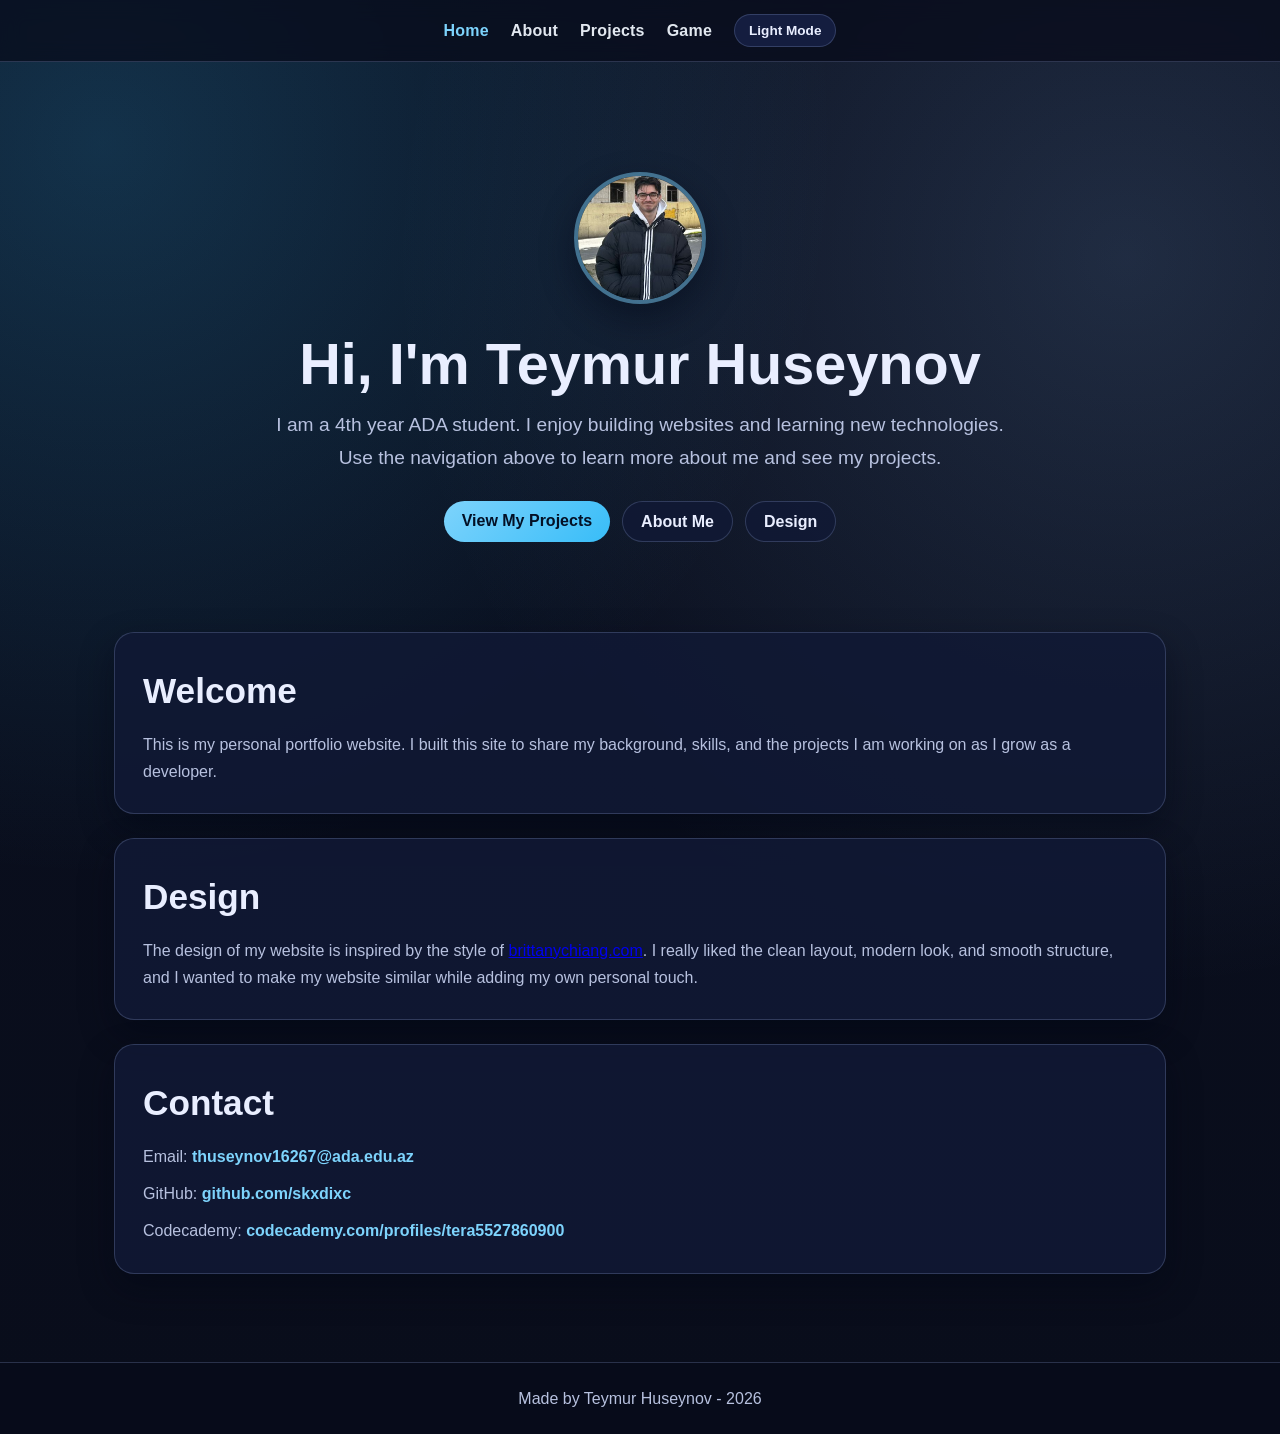
<file: index.html>
<!DOCTYPE html>
<html lang="en">
<head>
  <meta charset="UTF-8" />
  <meta name="viewport" content="width=device-width, initial-scale=1.0" />
  <title>Teymur Huseynov | Home</title>
  <link rel="stylesheet" href="style.css" />
</head>
<body>
  <nav class="site-nav">
    <a class="active" href="index.html">Home</a>
    <a href="about.html">About</a>
    <a href="projects.html">Projects</a>
    <a href="snake.html">Game</a>
    <button id="themeToggle" class="theme-toggle" type="button">Light Mode</button>
  </nav>

  <header class="hero">
    <img src="pictures/myphoto.png" alt="My Photo" />
    <h1>Hi, I'm Teymur Huseynov</h1>
    <p>
      I am a 4th year ADA student. I enjoy building websites and learning new technologies.
      Use the navigation above to learn more about me and see my projects.
    </p>
    <div class="btn-row">
      <a class="btn btn-primary" href="projects.html">View My Projects</a>
      <a class="btn btn-secondary" href="about.html">About Me</a>
      <button class="btn btn-secondary" id="inspirationBtn" type="button">Design</button>
    </div>
  </header>

  <main class="container">
    <section class="panel">
      <h2>Welcome</h2>
      <p>
        This is my personal portfolio website. I built this site to share my background,
        skills, and the projects I am working on as I grow as a developer.
      </p>
    </section>

    <section class="panel">
      <h2>Design</h2>
      <p id="inspirationSection">
        The design of my website is inspired by the style of
        <a href="https://brittanychiang.com" target="_blank" rel="noopener noreferrer">brittanychiang.com</a>.
        I really liked the clean layout, modern look, and smooth structure, and I wanted to make my website similar while adding my own personal touch.
      </p>
    </section>

    <section class="panel">
      <h2>Contact</h2>
      <div class="contact-list">
        <p>Email: <a href="mailto:thuseynov16267@ada.edu.az">thuseynov16267@ada.edu.az</a></p>
        <p>GitHub: <a href="https://github.com/skxdixc">github.com/skxdixc</a></p>
        <p>Codecademy: <a href="https://www.codecademy.com/profiles/tera5527860900">codecademy.com/profiles/tera5527860900</a></p>
      </div>
    </section>
  </main>

  <footer>
    <p>Made by Teymur Huseynov - 2026</p>
  </footer>

  <script src="script.js"></script>
</body>
</html>
</file>
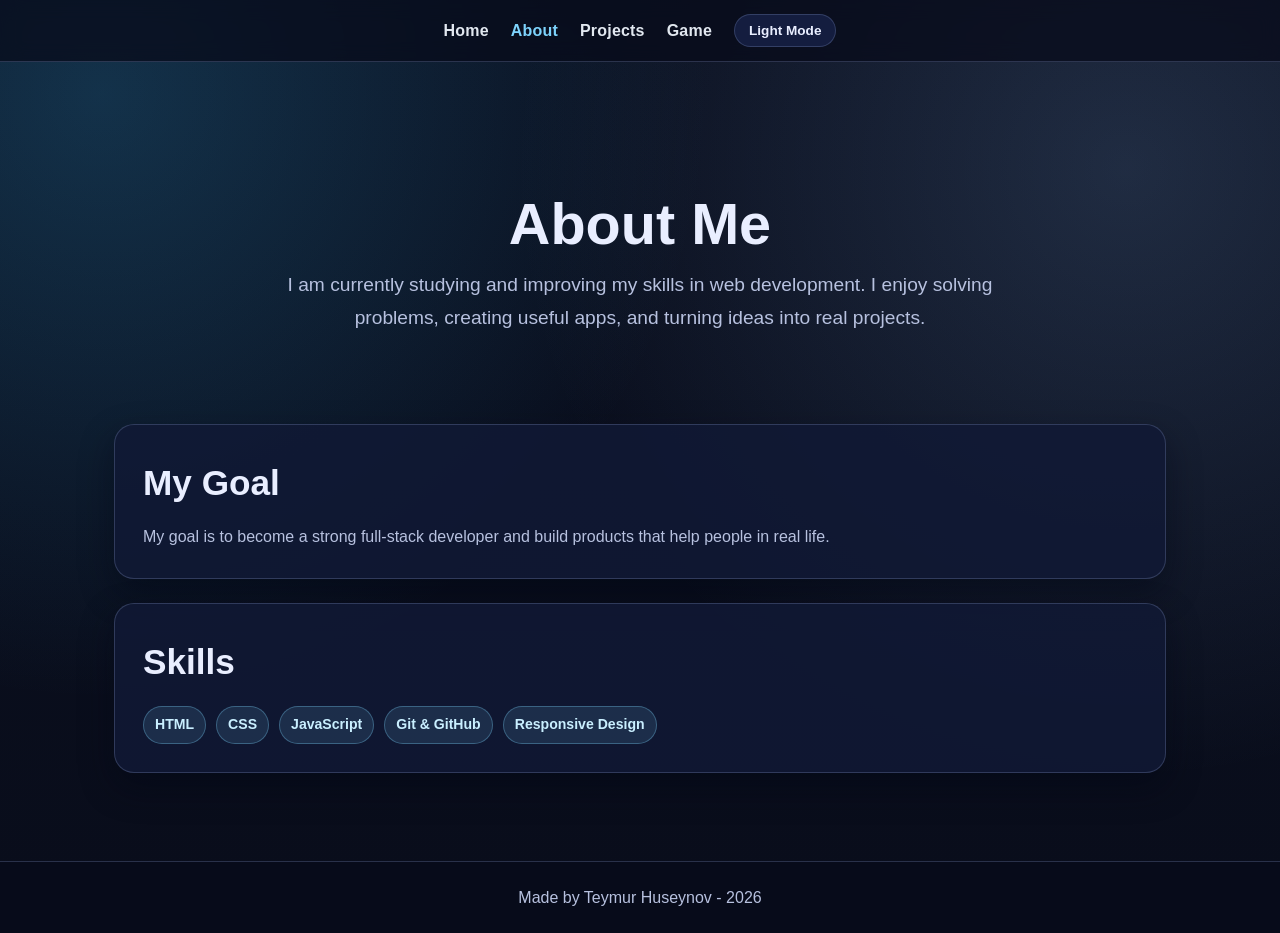
<file: about.html>
<!DOCTYPE html>
<html lang="en">
<head>
  <meta charset="UTF-8" />
  <meta name="viewport" content="width=device-width, initial-scale=1.0" />
  <title>Teymur Huseynov | About</title>
  <link rel="stylesheet" href="style.css" />
</head>
<body>
  <nav class="site-nav">
    <a href="index.html">Home</a>
    <a class="active" href="about.html">About</a>
    <a href="projects.html">Projects</a>
    <a href="snake.html">Game</a>
    <button id="themeToggle" class="theme-toggle" type="button">Light Mode</button>
  </nav>

  <header class="hero">
    <h1>About Me</h1>
    <p>
      I am currently studying and improving my skills in web development. I enjoy solving
      problems, creating useful apps, and turning ideas into real projects.
    </p>
  </header>

  <main class="container">
    <section class="panel">
      <h2>My Goal</h2>
      <p>
        My goal is to become a strong full-stack developer and build products that help
        people in real life.
      </p>
    </section>

    <section class="panel">
      <h2>Skills</h2>
      <div class="skills-list">
        <span>HTML</span>
        <span>CSS</span>
        <span>JavaScript</span>
        <span>Git & GitHub</span>
        <span>Responsive Design</span>
      </div>
    </section>
  </main>

  <footer>
    <p>Made by Teymur Huseynov - 2026</p>
  </footer>

  <script src="script.js"></script>
</body>
</html>
</file>
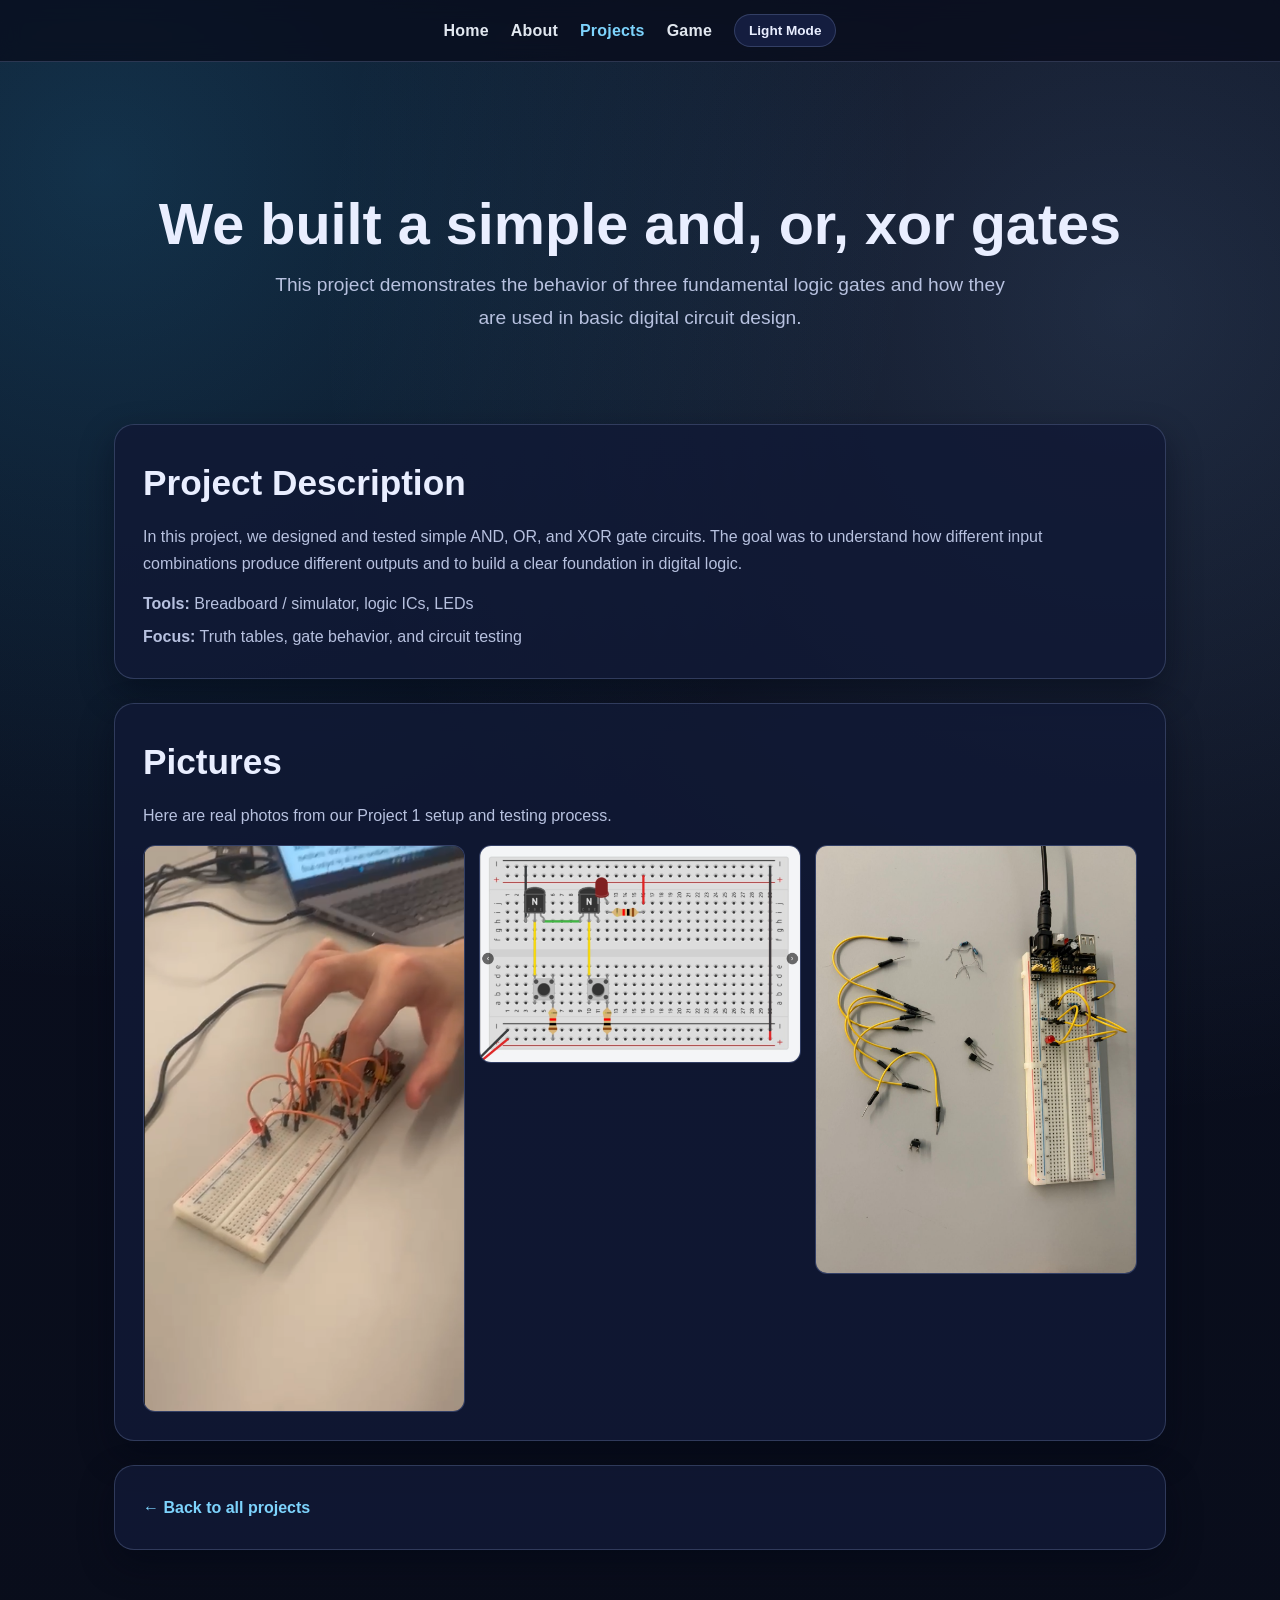
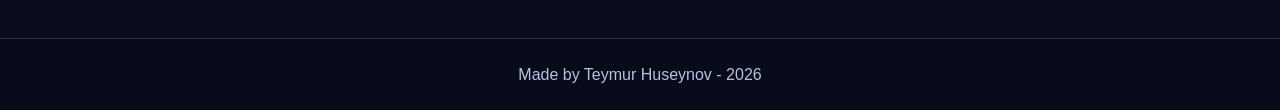
<file: project-gates.html>
<!DOCTYPE html>
<html lang="en">
<head>
  <meta charset="UTF-8" />
  <meta name="viewport" content="width=device-width, initial-scale=1.0" />
  <title>Teymur Huseynov | Logic Gates Project</title>
  <link rel="stylesheet" href="style.css" />
</head>
<body>
  <nav class="site-nav">
    <a href="index.html">Home</a>
    <a href="about.html">About</a>
    <a href="projects.html" class="active">Projects</a>
    <a href="snake.html">Game</a>
    <button id="themeToggle" class="theme-toggle" type="button">Light Mode</button>
  </nav>

  <header class="hero">
    <h1>We built a simple and, or, xor gates</h1>
    <p>
      This project demonstrates the behavior of three fundamental logic gates and how they are
      used in basic digital circuit design.
    </p>
  </header>

  <main class="container">
    <section class="panel">
      <h2>Project Description</h2>
      <p>
        In this project, we designed and tested simple AND, OR, and XOR gate circuits. The goal
        was to understand how different input combinations produce different outputs and to build
        a clear foundation in digital logic.
      </p>
      <div class="project-meta">
        <p><strong>Tools:</strong> Breadboard / simulator, logic ICs, LEDs</p>
        <p><strong>Focus:</strong> Truth tables, gate behavior, and circuit testing</p>
      </div>
    </section>

    <section class="panel">
      <h2>Pictures</h2>
      <p>
        Here are real photos from our Project 1 setup and testing process.
      </p>
      <div class="image-grid">
        <img src="pictures/project1,1.png" alt="Breadboard logic gate hardware setup photo" />
        <img src="pictures/project1,2.png" alt="Digital logic gate circuit diagram on breadboard" />
        <img src="pictures/project1,3.png" alt="Breadboard components and assembled project view" />
      </div>
    </section>

    <section class="panel">
      <a class="back-link" href="projects.html">← Back to all projects</a>
    </section>
  </main>

  <footer>
    <p>Made by Teymur Huseynov - 2026</p>
  </footer>

  <script src="script.js"></script>
</body>
</html>
</file>
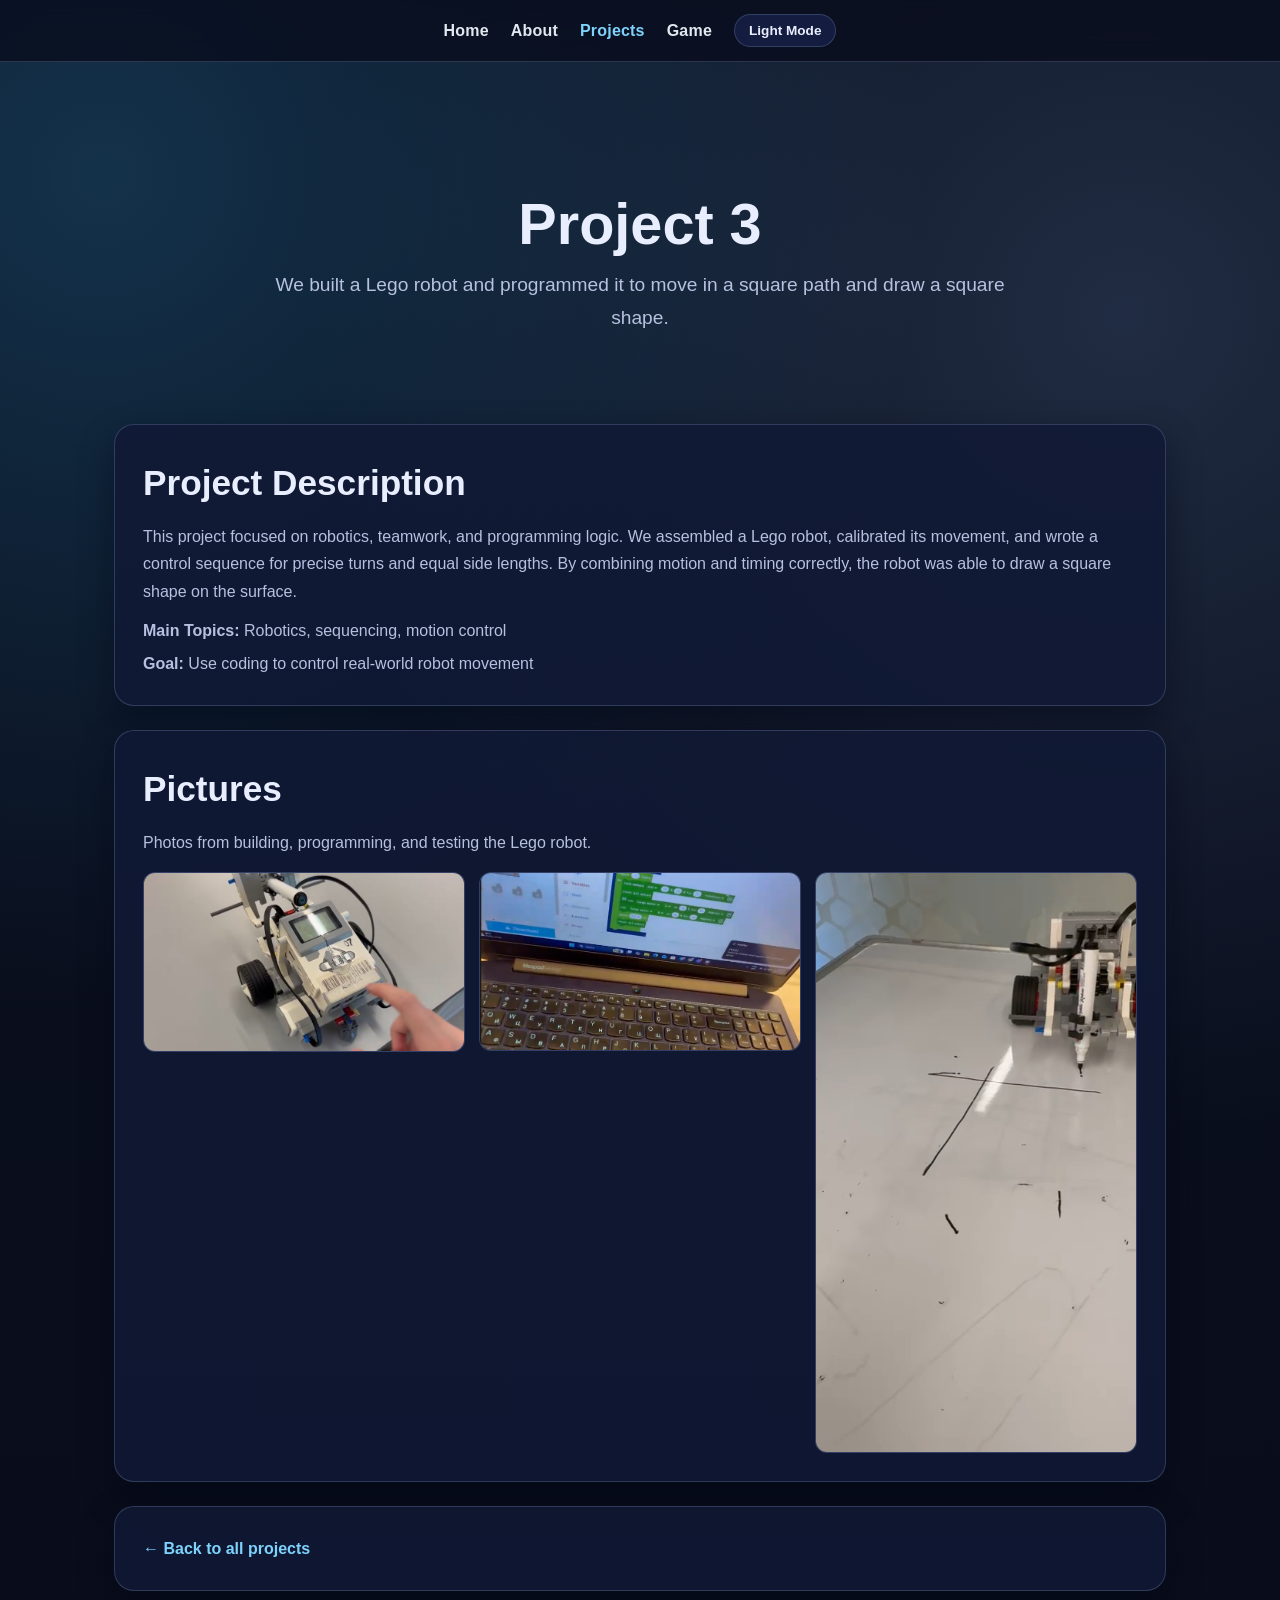
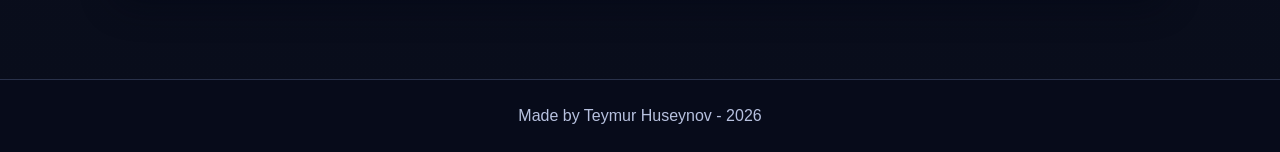
<file: project-lego-robot.html>
<!DOCTYPE html>
<html lang="en">
<head>
  <meta charset="UTF-8" />
  <meta name="viewport" content="width=device-width, initial-scale=1.0" />
  <title>Teymur Huseynov | Project 3</title>
  <link rel="stylesheet" href="style.css" />
</head>
<body>
  <nav class="site-nav">
    <a href="index.html">Home</a>
    <a href="about.html">About</a>
    <a href="projects.html" class="active">Projects</a>
    <a href="snake.html">Game</a>
    <button id="themeToggle" class="theme-toggle" type="button">Light Mode</button>
  </nav>

  <header class="hero">
    <h1>Project 3</h1>
    <p>
      We built a Lego robot and programmed it to move in a square path and draw a square shape.
    </p>
  </header>

  <main class="container">
    <section class="panel">
      <h2>Project Description</h2>
      <p>
        This project focused on robotics, teamwork, and programming logic. We assembled a Lego
        robot, calibrated its movement, and wrote a control sequence for precise turns and equal
        side lengths. By combining motion and timing correctly, the robot was able to draw a
        square shape on the surface.
      </p>
      <div class="project-meta">
        <p><strong>Main Topics:</strong> Robotics, sequencing, motion control</p>
        <p><strong>Goal:</strong> Use coding to control real-world robot movement</p>
      </div>
    </section>

    <section class="panel">
      <h2>Pictures</h2>
      <p>Photos from building, programming, and testing the Lego robot.</p>
      <div class="image-grid">
        <img src="pictures/project3,1.png" alt="Lego robot build with controller and marker attachment" />
        <img src="pictures/project3,2.png" alt="Lego robot drawing lines while moving on board" />
        <img src="pictures/project3,3.png" alt="Programming interface used to control Lego robot movement" />
      </div>
    </section>

    <section class="panel">
      <a class="back-link" href="projects.html">← Back to all projects</a>
    </section>
  </main>

  <footer>
    <p>Made by Teymur Huseynov - 2026</p>
  </footer>

  <script src="script.js"></script>
</body>
</html>
</file>
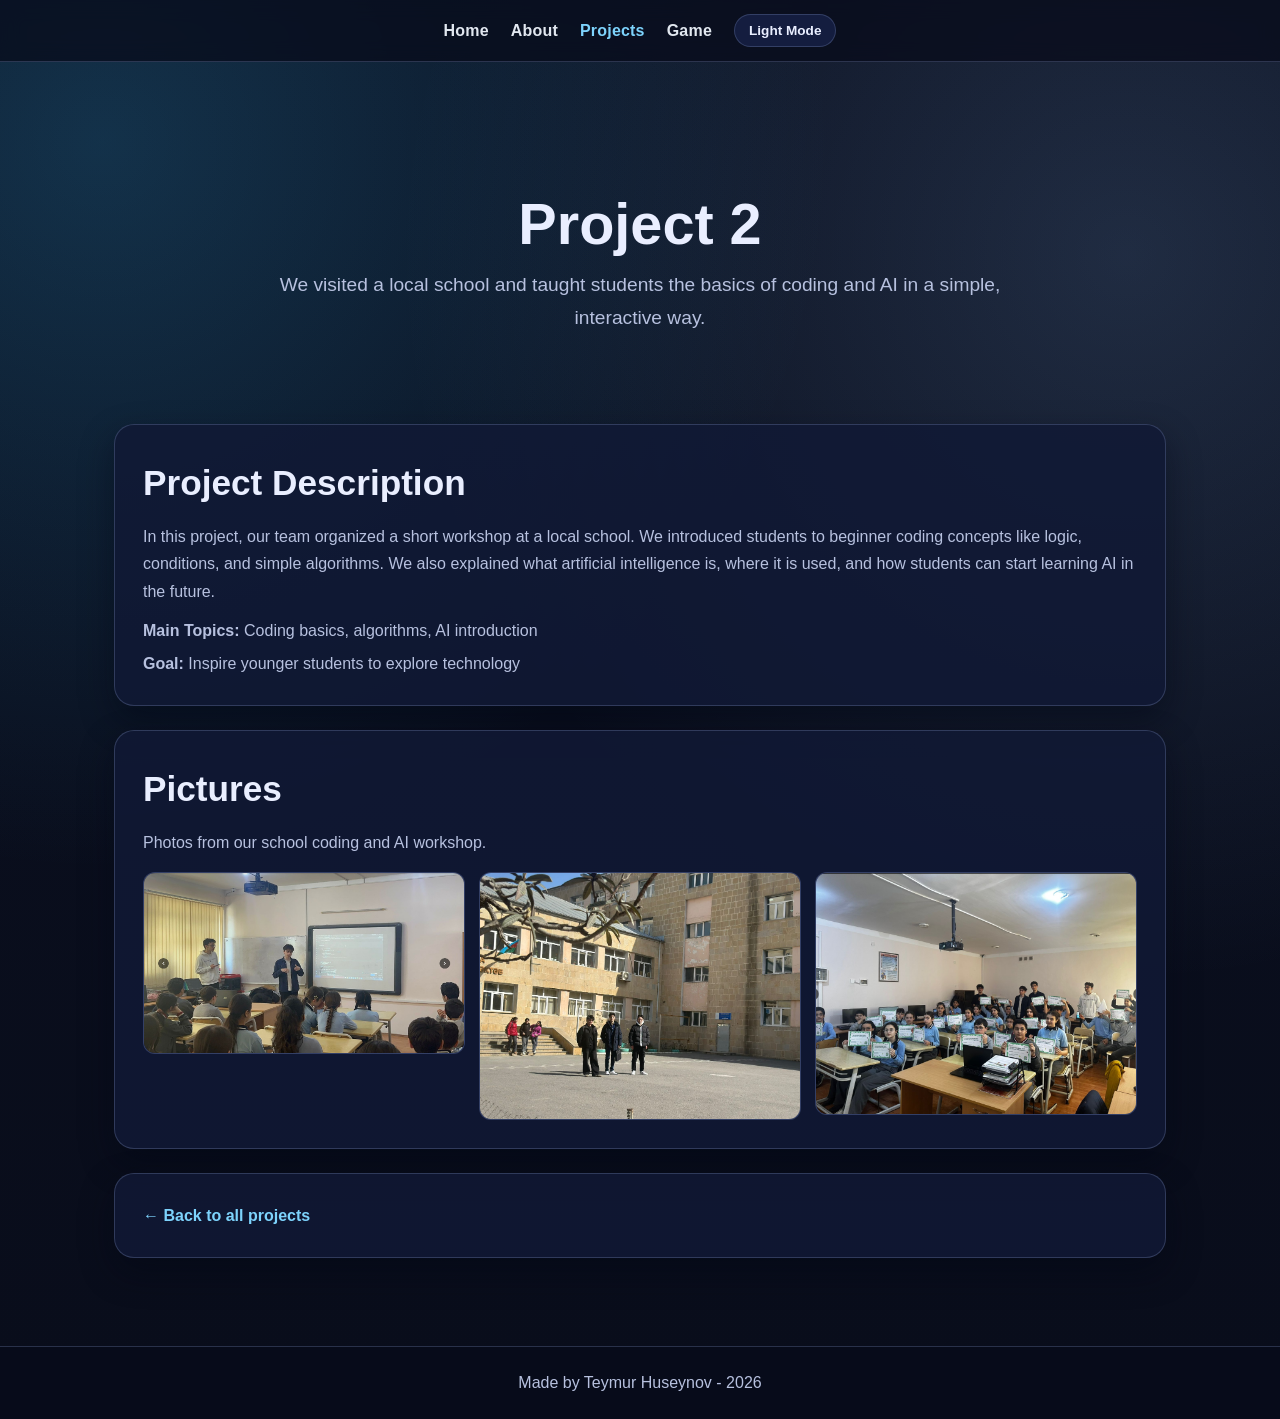
<file: project-school-ai.html>
<!DOCTYPE html>
<html lang="en">
<head>
  <meta charset="UTF-8" />
  <meta name="viewport" content="width=device-width, initial-scale=1.0" />
  <title>Teymur Huseynov | Project 2</title>
  <link rel="stylesheet" href="style.css" />
</head>
<body>
  <nav class="site-nav">
    <a href="index.html">Home</a>
    <a href="about.html">About</a>
    <a href="projects.html" class="active">Projects</a>
    <a href="snake.html">Game</a>
    <button id="themeToggle" class="theme-toggle" type="button">Light Mode</button>
  </nav>

  <header class="hero">
    <h1>Project 2</h1>
    <p>
      We visited a local school and taught students the basics of coding and AI in a simple,
      interactive way.
    </p>
  </header>

  <main class="container">
    <section class="panel">
      <h2>Project Description</h2>
      <p>
        In this project, our team organized a short workshop at a local school. We introduced
        students to beginner coding concepts like logic, conditions, and simple algorithms.
        We also explained what artificial intelligence is, where it is used, and how students
        can start learning AI in the future.
      </p>
      <div class="project-meta">
        <p><strong>Main Topics:</strong> Coding basics, algorithms, AI introduction</p>
        <p><strong>Goal:</strong> Inspire younger students to explore technology</p>
      </div>
    </section>

    <section class="panel">
      <h2>Pictures</h2>
      <p>Photos from our school coding and AI workshop.</p>
      <div class="image-grid">
        <img src="pictures/project2,1.png" alt="Students in classroom holding certificates after coding and AI workshop" />
        <img src="pictures/project2,2.png" alt="Team members at the school during outreach visit" />
        <img src="pictures/project2,3.png" alt="Presentation session teaching coding concepts to students" />
      </div>
    </section>

    <section class="panel">
      <a class="back-link" href="projects.html">← Back to all projects</a>
    </section>
  </main>

  <footer>
    <p>Made by Teymur Huseynov - 2026</p>
  </footer>

  <script src="script.js"></script>
</body>
</html>
</file>
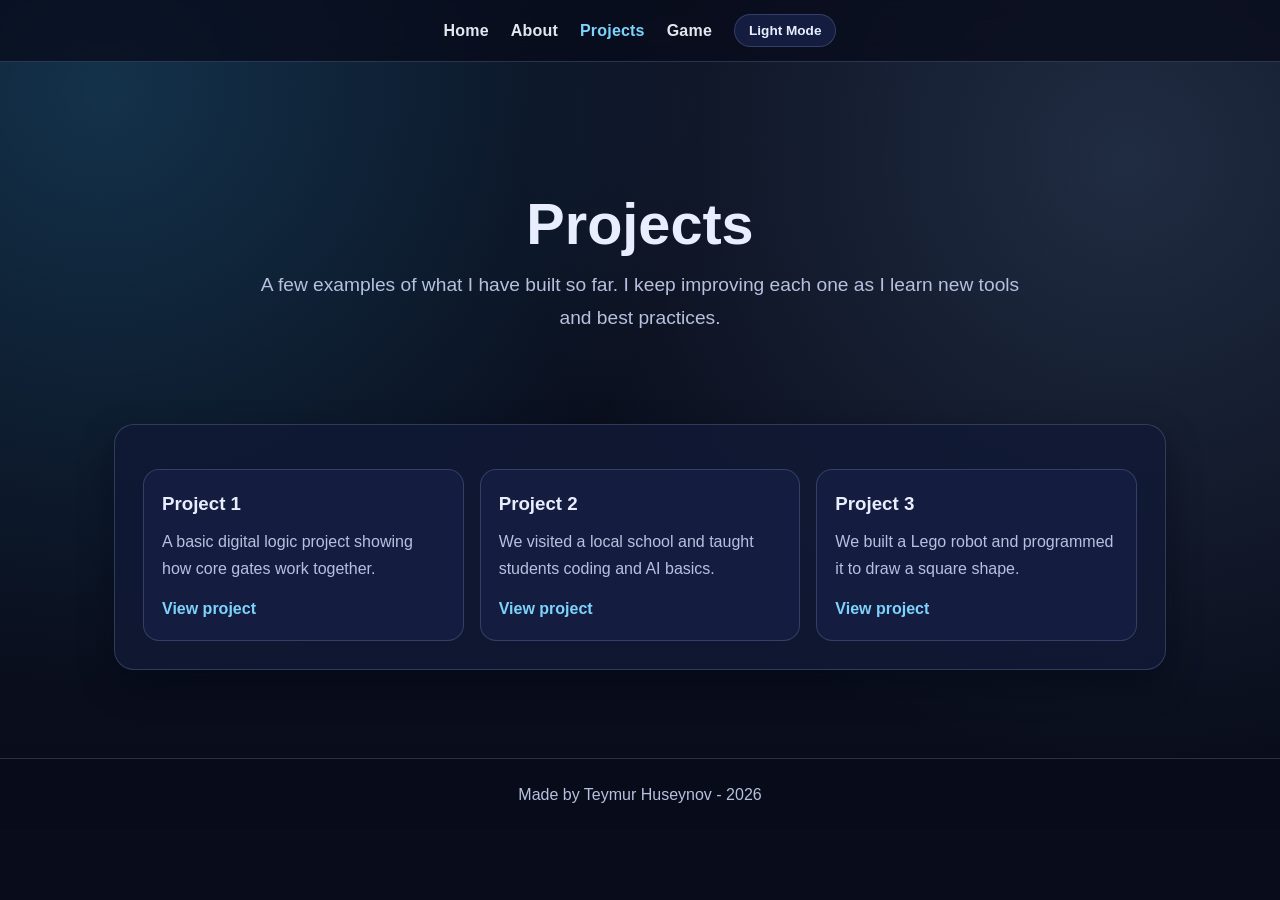
<file: projects.html>
<!DOCTYPE html>
<html lang="en">
<head>
  <meta charset="UTF-8" />
  <meta name="viewport" content="width=device-width, initial-scale=1.0" />
  <title>Teymur Huseynov | Projects</title>
  <link rel="stylesheet" href="style.css" />
</head>
<body>
  <nav class="site-nav">
    <a href="index.html">Home</a>
    <a href="about.html">About</a>
    <a class="active" href="projects.html">Projects</a>
    <a href="snake.html">Game</a>
    <button id="themeToggle" class="theme-toggle" type="button">Light Mode</button>
  </nav>

  <header class="hero">
    <h1>Projects</h1>
    <p>
      A few examples of what I have built so far. I keep improving each one as I learn new
      tools and best practices.
    </p>
  </header>

  <main class="container">
    <section class="panel">
      <div class="projects-grid">
        <article class="project-card">
          <h3>Project 1</h3>
          <p>A basic digital logic project showing how core gates work together.</p>
          <a href="project-gates.html" aria-label="View Project One">View project</a>
        </article>

        <article class="project-card">
          <h3>Project 2</h3>
          <p>We visited a local school and taught students coding and AI basics.</p>
          <a href="project-school-ai.html" aria-label="View Project Two">View project</a>
        </article>

        <article class="project-card">
          <h3>Project 3</h3>
          <p>We built a Lego robot and programmed it to draw a square shape.</p>
          <a href="project-lego-robot.html" aria-label="View Project Three">View project</a>
        </article>
      </div>
    </section>
  </main>

  <footer>
    <p>Made by Teymur Huseynov - 2026</p>
  </footer>

  <script src="script.js"></script>
</body>
</html>
</file>
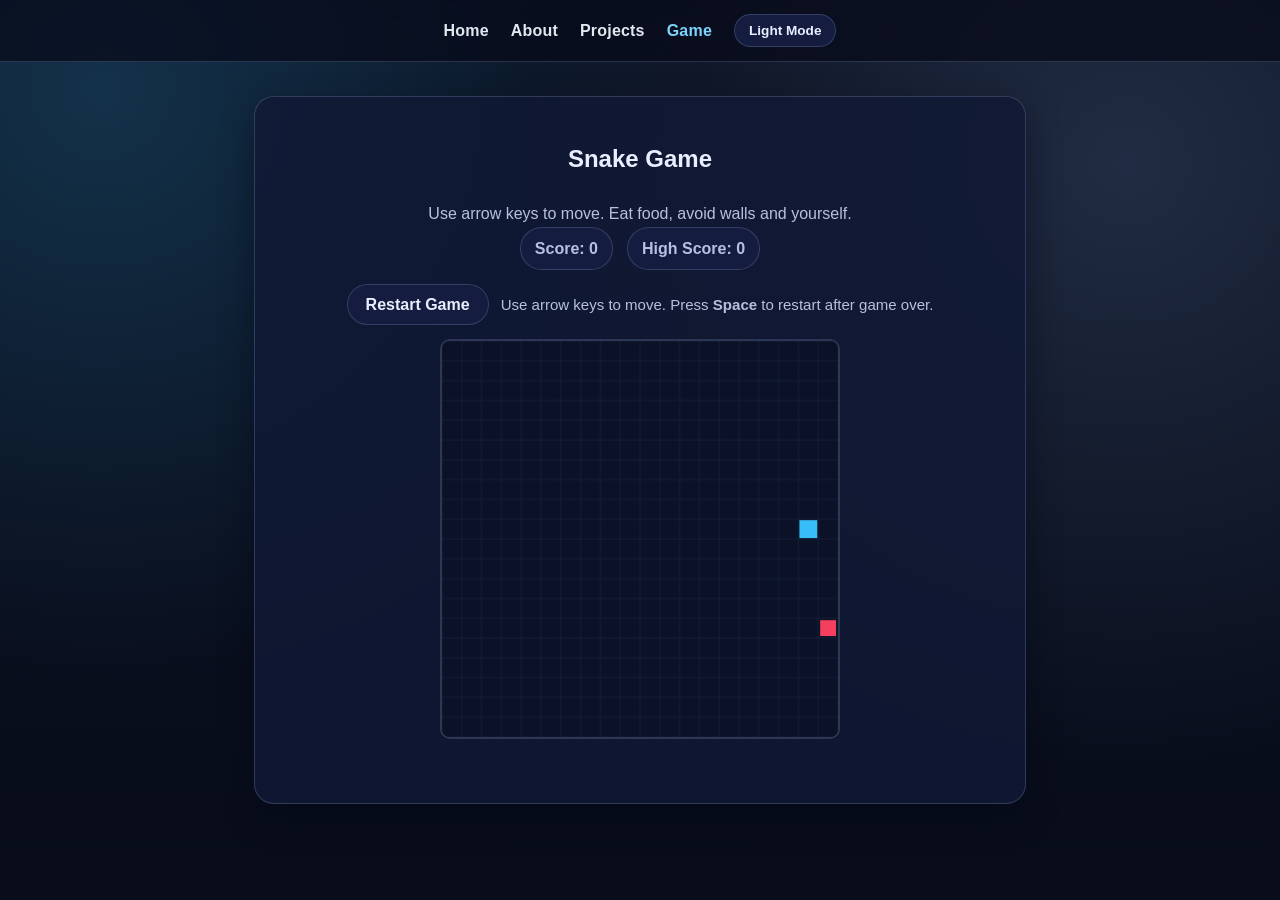
<file: snake.html>
<!DOCTYPE html>
<html lang="en">
<head>
  <meta charset="UTF-8" />
  <meta name="viewport" content="width=device-width, initial-scale=1.0" />
  <title>Teymur Huseynov | Snake Game</title>
  <link rel="stylesheet" href="style.css" />
  <style>
    body {
      min-height: 100vh;
    }

    .game-wrap {
      max-width: 820px;
      margin: 0 auto;
      padding: 34px 24px 64px;
    }

    .game-panel {
      background: var(--surface);
      border: 1px solid var(--border);
      border-radius: 20px;
      box-shadow: var(--shadow);
      padding: 22px;
      text-align: center;
    }

    .score-row {
      display: flex;
      justify-content: center;
      gap: 14px;
      flex-wrap: wrap;
      margin-bottom: 14px;
      color: var(--muted);
      font-weight: 700;
    }

    .top-controls {
      display: flex;
      justify-content: center;
      align-items: center;
      gap: 12px;
      flex-wrap: wrap;
      margin: 10px auto 14px;
    }

    .instructions {
      margin: 0;
      color: var(--muted);
      font-size: 0.94rem;
    }

    .score-pill {
      border: 1px solid var(--border);
      border-radius: 999px;
      padding: 7px 14px;
      background: var(--surface-solid);
    }

    #game {
      width: 100%;
      max-width: 400px;
      height: auto;
      border: 2px solid var(--border);
      border-radius: 10px;
      background: #0b1228;
    }

    .game-btn {
      text-decoration: none;
      border-radius: 999px;
      padding: 10px 18px;
      border: 1px solid var(--border);
      font-family: inherit;
      font-size: 1rem;
      font-weight: 700;
      line-height: 1.2;
      cursor: pointer;
      color: var(--text);
      background: var(--surface-solid);
    }

    .game-btn:hover {
      border-color: var(--accent);
    }

    #statusText {
      margin-top: 10px;
      min-height: 24px;
      color: #fca5a5;
      font-weight: 700;
    }

    @media (max-width: 700px) {
      .game-wrap {
        padding: 20px 12px 36px;
      }

      .game-panel {
        padding: 16px 12px;
        border-radius: 14px;
      }

      .game-panel h1 {
        margin-top: 0;
        margin-bottom: 8px;
        font-size: 1.5rem;
      }

      .game-panel > p {
        margin-bottom: 10px;
        font-size: 0.94rem;
      }

      .score-row {
        gap: 8px;
        margin-bottom: 10px;
      }

      .score-pill {
        padding: 6px 10px;
        font-size: 0.88rem;
      }

      .top-controls {
        flex-direction: column;
        gap: 8px;
        margin-top: 4px;
      }

      .game-btn {
        width: 100%;
        max-width: 300px;
        padding: 10px 14px;
        font-size: 0.95rem;
      }

      .instructions {
        text-align: center;
        font-size: 0.88rem;
      }

      #game {
        max-width: 100%;
      }
    }
  </style>
</head>
<body>
  <nav class="site-nav">
    <a href="index.html">Home</a>
    <a href="about.html">About</a>
    <a href="projects.html">Projects</a>
    <a class="active" href="snake.html">Game</a>
    <button id="themeToggle" class="theme-toggle" type="button">Light Mode</button>
  </nav>

  <main class="game-wrap">
    <section class="game-panel">
      <h1>Snake Game</h1>
      <p>Use arrow keys to move. Eat food, avoid walls and yourself.</p>

      <div class="score-row">
        <span class="score-pill">Score: <span id="scoreValue">0</span></span>
        <span class="score-pill">High Score: <span id="highScoreValue">0</span></span>
      </div>

      <div class="top-controls">
        <button id="restartBtn" class="game-btn" type="button">Restart Game</button>
        <p class="instructions">Use arrow keys to move. Press <strong>Space</strong> to restart after game over.</p>
      </div>

      <canvas id="game" width="400" height="400"></canvas>

      <p id="statusText"></p>
    </section>
  </main>

  <script src="script.js"></script>
  <script>
    const canvas = document.getElementById("game");
    const ctx = canvas.getContext("2d");
    const scoreValue = document.getElementById("scoreValue");
    const highScoreValue = document.getElementById("highScoreValue");
    const restartBtn = document.getElementById("restartBtn");
    const statusText = document.getElementById("statusText");

    const box = 20;
    const gridSize = 20;
    const speedMs = 100;
    const highScoreKey = "snakeHighScore";

    let snake = [];
    let direction = "RIGHT";
    let food = { x: 0, y: 0 };
    let score = 0;
    let highScore = Number(localStorage.getItem(highScoreKey)) || 0;
    let gameInterval = null;
    let isGameOver = false;

    highScoreValue.textContent = String(highScore);

    function spawnFood() {
      let valid = false;
      let newFood = { x: 0, y: 0 };

      while (!valid) {
        newFood = {
          x: Math.floor(Math.random() * gridSize) * box,
          y: Math.floor(Math.random() * gridSize) * box
        };
        valid = !snake.some((segment) => segment.x === newFood.x && segment.y === newFood.y);
      }
      return newFood;
    }

    function drawBoard() {
      ctx.fillStyle = "#0b1228";
      ctx.fillRect(0, 0, canvas.width, canvas.height);

      ctx.strokeStyle = "rgba(125, 211, 252, 0.07)";
      for (let i = 0; i <= canvas.width; i += box) {
        ctx.beginPath();
        ctx.moveTo(i, 0);
        ctx.lineTo(i, canvas.height);
        ctx.stroke();

        ctx.beginPath();
        ctx.moveTo(0, i);
        ctx.lineTo(canvas.width, i);
        ctx.stroke();
      }
    }

    function drawFood() {
      ctx.fillStyle = "#f43f5e";
      ctx.fillRect(food.x + 2, food.y + 2, box - 4, box - 4);
    }

    function drawSnake() {
      snake.forEach((segment, i) => {
        ctx.fillStyle = i === 0 ? "#38bdf8" : "#22c55e";
        ctx.fillRect(segment.x + 1, segment.y + 1, box - 2, box - 2);
      });
    }

    function updateScore() {
      scoreValue.textContent = String(score);
      if (score > highScore) {
        highScore = score;
        localStorage.setItem(highScoreKey, String(highScore));
        highScoreValue.textContent = String(highScore);
      }
    }

    function step() {
      if (isGameOver) return;

      const head = { ...snake[0] };
      if (direction === "LEFT") head.x -= box;
      if (direction === "RIGHT") head.x += box;
      if (direction === "UP") head.y -= box;
      if (direction === "DOWN") head.y += box;

      const hitWall =
        head.x < 0 ||
        head.y < 0 ||
        head.x >= canvas.width ||
        head.y >= canvas.height;

      const hitSelf = snake.some((segment) => segment.x === head.x && segment.y === head.y);

      if (hitWall || hitSelf) {
        isGameOver = true;
        clearInterval(gameInterval);
        statusText.textContent = "Game over! Press Restart or Space to play again.";
        return;
      }

      snake.unshift(head);

      if (head.x === food.x && head.y === food.y) {
        score += 1;
        updateScore();
        food = spawnFood();
      } else {
        snake.pop();
      }

      drawBoard();
      drawFood();
      drawSnake();
    }

    function restartGame() {
      snake = [{ x: 9 * box, y: 9 * box }];
      direction = "RIGHT";
      score = 0;
      isGameOver = false;
      statusText.textContent = "";
      updateScore();
      food = spawnFood();

      drawBoard();
      drawFood();
      drawSnake();

      if (gameInterval) clearInterval(gameInterval);
      gameInterval = setInterval(step, speedMs);
    }

    document.addEventListener("keydown", (e) => {
      if (e.key === "ArrowLeft" && direction !== "RIGHT") direction = "LEFT";
      if (e.key === "ArrowRight" && direction !== "LEFT") direction = "RIGHT";
      if (e.key === "ArrowUp" && direction !== "DOWN") direction = "UP";
      if (e.key === "ArrowDown" && direction !== "UP") direction = "DOWN";
      if (e.code === "Space" && isGameOver) restartGame();
    });

    restartBtn.addEventListener("click", restartGame);
    restartGame();
  </script>
</body>
</html>
</file>
<file: style.css>
:root {
  --bg: #0a0f1f;
  --bg-soft: #111936;
  --surface: rgba(17, 25, 54, 0.85);
  --surface-solid: #141d3f;
  --text: #e9eeff;
  --muted: #b7c1df;
  --border: rgba(142, 163, 214, 0.25);
  --accent: #7dd3fc;
  --accent-strong: #38bdf8;
  --nav: rgba(7, 11, 26, 0.72);
  --footer: #070b1a;
  --shadow: 0 14px 34px rgba(3, 7, 20, 0.45);
}

body.light-theme {
  --bg: #eef3ff;
  --bg-soft: #f7f9ff;
  --surface: rgba(255, 255, 255, 0.92);
  --surface-solid: #ffffff;
  --text: #17203a;
  --muted: #455070;
  --border: rgba(88, 112, 170, 0.2);
  --accent: #2563eb;
  --accent-strong: #1d4ed8;
  --nav: rgba(20, 31, 58, 0.9);
  --footer: #0f172a;
  --shadow: 0 12px 26px rgba(43, 65, 118, 0.2);
}

* {
  box-sizing: border-box;
}

html,
body {
  margin: 0;
  padding: 0;
}

body {
  font-family: "Segoe UI", Tahoma, Geneva, Verdana, sans-serif;
  color: var(--text);
  background:
    radial-gradient(circle at 8% 10%, rgba(56, 189, 248, 0.2) 0%, transparent 42%),
    radial-gradient(circle at 88% 18%, rgba(147, 197, 253, 0.16) 0%, transparent 45%),
    linear-gradient(180deg, var(--bg) 0%, #090d1b 100%);
  line-height: 1.7;
  min-height: 100vh;
}

.site-nav {
  position: sticky;
  top: 0;
  z-index: 20;
  display: flex;
  justify-content: center;
  align-items: center;
  gap: 22px;
  padding: 14px 20px;
  backdrop-filter: blur(10px);
  background: var(--nav);
  border-bottom: 1px solid var(--border);
}

.site-nav a {
  color: #e2e8f0;
  text-decoration: none;
  font-weight: 600;
  letter-spacing: 0.2px;
}

.site-nav a:hover,
.site-nav a.active {
  color: var(--accent);
}

.theme-toggle {
  border: 1px solid var(--border);
  background: var(--surface-solid);
  color: var(--text);
  border-radius: 999px;
  padding: 8px 14px;
  font-size: 0.85rem;
  font-weight: 700;
  cursor: pointer;
}

.theme-toggle:hover {
  border-color: var(--accent);
}

.hero {
  max-width: 1100px;
  margin: 0 auto;
  padding: 110px 24px 90px;
  text-align: center;
}

.hero img {
  width: 132px;
  height: 132px;
  object-fit: cover;
  border-radius: 50%;
  border: 4px solid rgba(125, 211, 252, 0.45);
  box-shadow: var(--shadow);
}

.hero h1 {
  margin: 18px 0 10px;
  font-size: clamp(2rem, 5.3vw, 3.6rem);
  line-height: 1.2;
}

.hero p {
  margin: 0 auto;
  max-width: 760px;
  color: var(--muted);
  font-size: clamp(1rem, 2.2vw, 1.2rem);
}

.btn-row {
  margin-top: 26px;
  display: flex;
  justify-content: center;
  gap: 12px;
  flex-wrap: wrap;
}

.btn {
  text-decoration: none;
  border-radius: 999px;
  padding: 10px 18px;
  border: 1px solid var(--border);
  font-family: inherit;
  font-size: 1rem;
  font-weight: 700;
  line-height: 1.2;
  cursor: pointer;
}

.btn-primary {
  background: linear-gradient(135deg, var(--accent), var(--accent-strong));
  color: #031025;
  border: none;
}

.btn-secondary {
  color: var(--text);
  background: var(--surface);
}

.container {
  max-width: 1100px;
  margin: 0 auto;
  padding: 0 24px 64px;
}

.panel {
  background: var(--surface);
  border: 1px solid var(--border);
  border-radius: 20px;
  box-shadow: var(--shadow);
  padding: 28px;
  margin-bottom: 24px;
}

h2 {
  margin: 0 0 10px;
  font-size: clamp(1.5rem, 3.2vw, 2.2rem);
}

p {
  margin: 0;
  color: var(--muted);
}

.skills-list {
  margin-top: 14px;
  display: flex;
  flex-wrap: wrap;
  gap: 10px;
}

.skills-list span {
  background: rgba(125, 211, 252, 0.12);
  border: 1px solid rgba(125, 211, 252, 0.32);
  color: #c9efff;
  border-radius: 999px;
  padding: 6px 11px;
  font-size: 0.88rem;
  font-weight: 700;
}

body.light-theme .skills-list span {
  color: #1f3a8a;
  background: rgba(37, 99, 235, 0.12);
  border-color: rgba(37, 99, 235, 0.25);
}

.projects-grid {
  display: grid;
  grid-template-columns: repeat(auto-fit, minmax(240px, 1fr));
  gap: 16px;
  margin-top: 16px;
}

.project-card {
  background: var(--surface-solid);
  border: 1px solid var(--border);
  border-radius: 16px;
  padding: 18px;
}

.project-card h3 {
  margin: 0 0 8px;
}

.project-card p {
  margin-bottom: 12px;
}

.project-card a {
  color: var(--accent);
  text-decoration: none;
  font-weight: 700;
}

.project-card a:hover {
  text-decoration: underline;
}

.image-grid {
  display: grid;
  grid-template-columns: repeat(auto-fit, minmax(220px, 1fr));
  gap: 14px;
  margin-top: 16px;
}

.image-grid img {
  width: 100%;
  border-radius: 12px;
  border: 1px solid var(--border);
  background: var(--surface-solid);
}

.placeholder-image {
  min-height: 170px;
  border-radius: 12px;
  border: 1px dashed var(--border);
  background: rgba(125, 211, 252, 0.06);
  display: grid;
  place-items: center;
  padding: 12px;
  text-align: center;
  color: var(--muted);
  font-size: 0.95rem;
}

.project-meta {
  margin-top: 12px;
  display: grid;
  gap: 6px;
}

.back-link {
  color: var(--accent);
  text-decoration: none;
  font-weight: 700;
}

.back-link:hover {
  text-decoration: underline;
}

.contact-list {
  display: grid;
  gap: 10px;
  margin-top: 8px;
}

.contact-list a {
  color: var(--accent);
  text-decoration: none;
  font-weight: 700;
}

.contact-list a:hover {
  text-decoration: underline;
}

footer {
  text-align: center;
  padding: 22px;
  background: var(--footer);
  color: #a9b5d9;
  border-top: 1px solid var(--border);
}

@media (max-width: 720px) {
  .site-nav {
    gap: 14px;
  }

  .hero {
    padding-top: 80px;
  }
}
</file>
